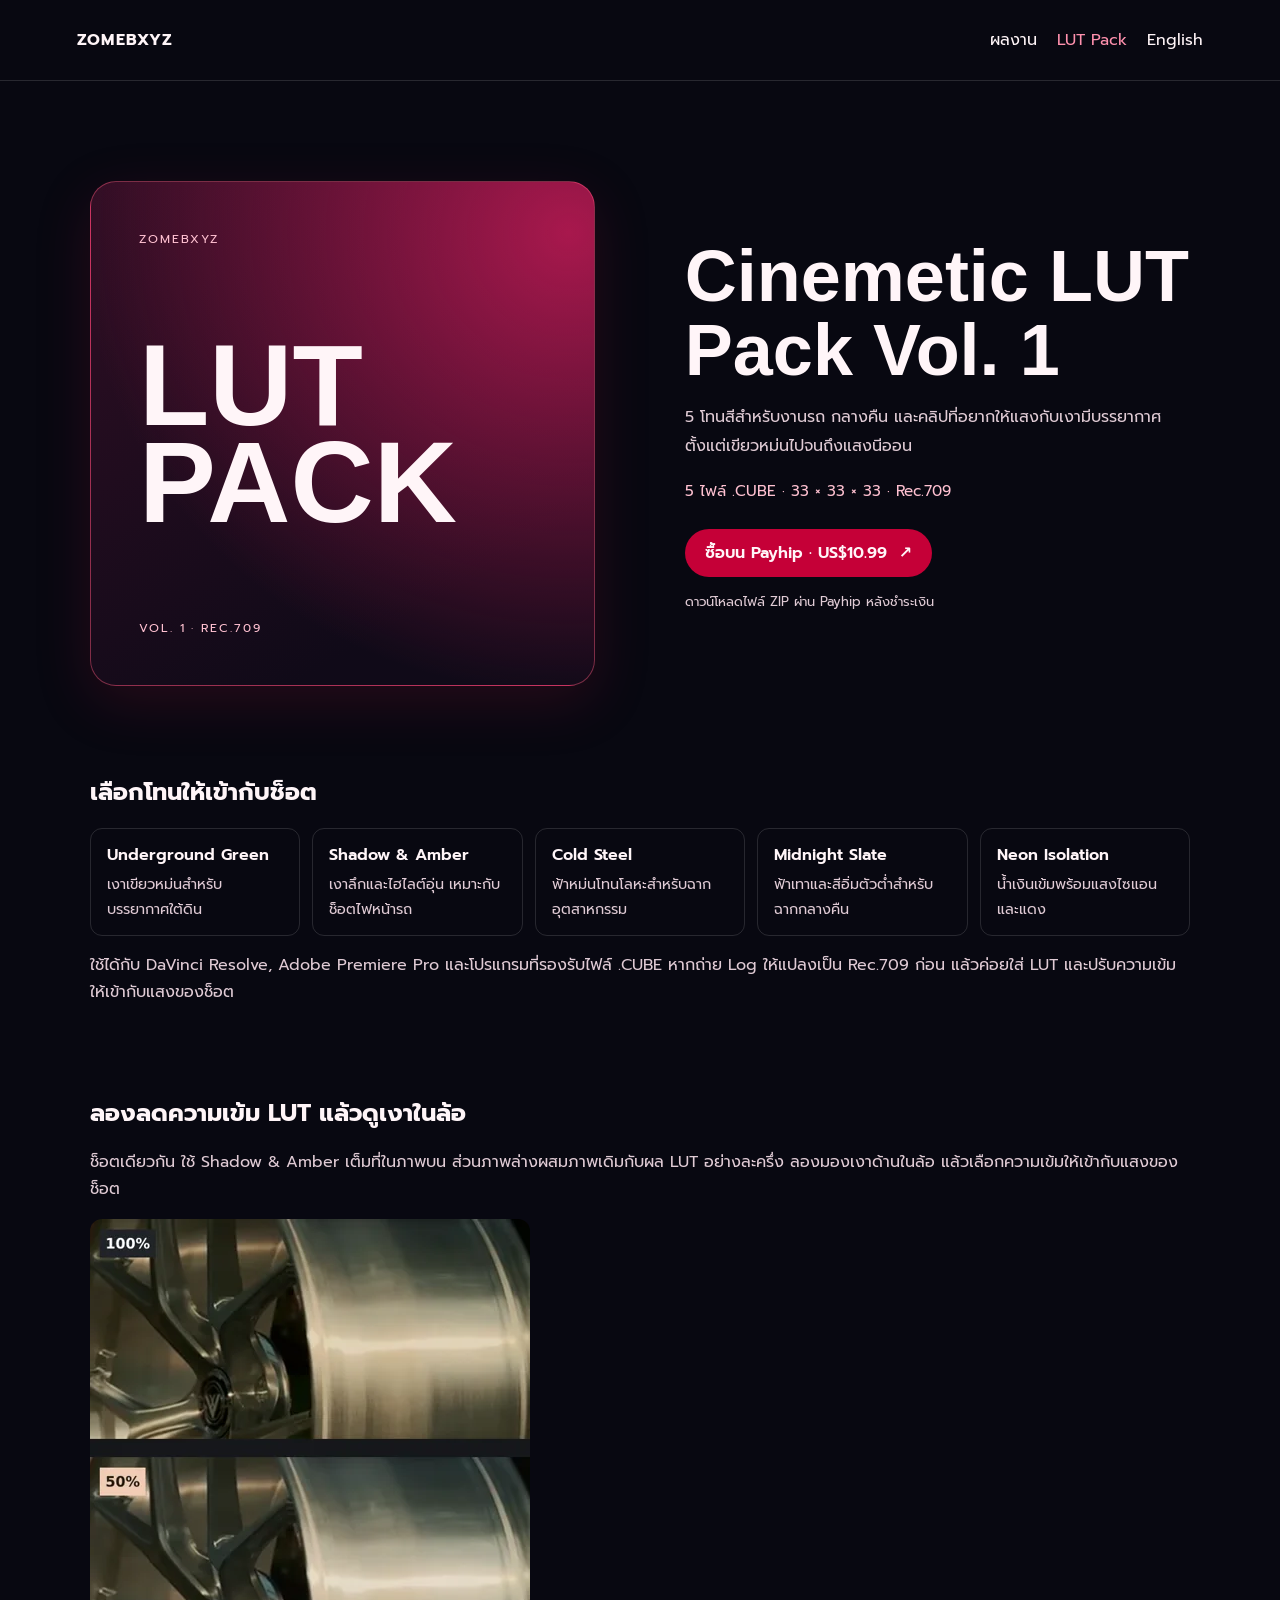
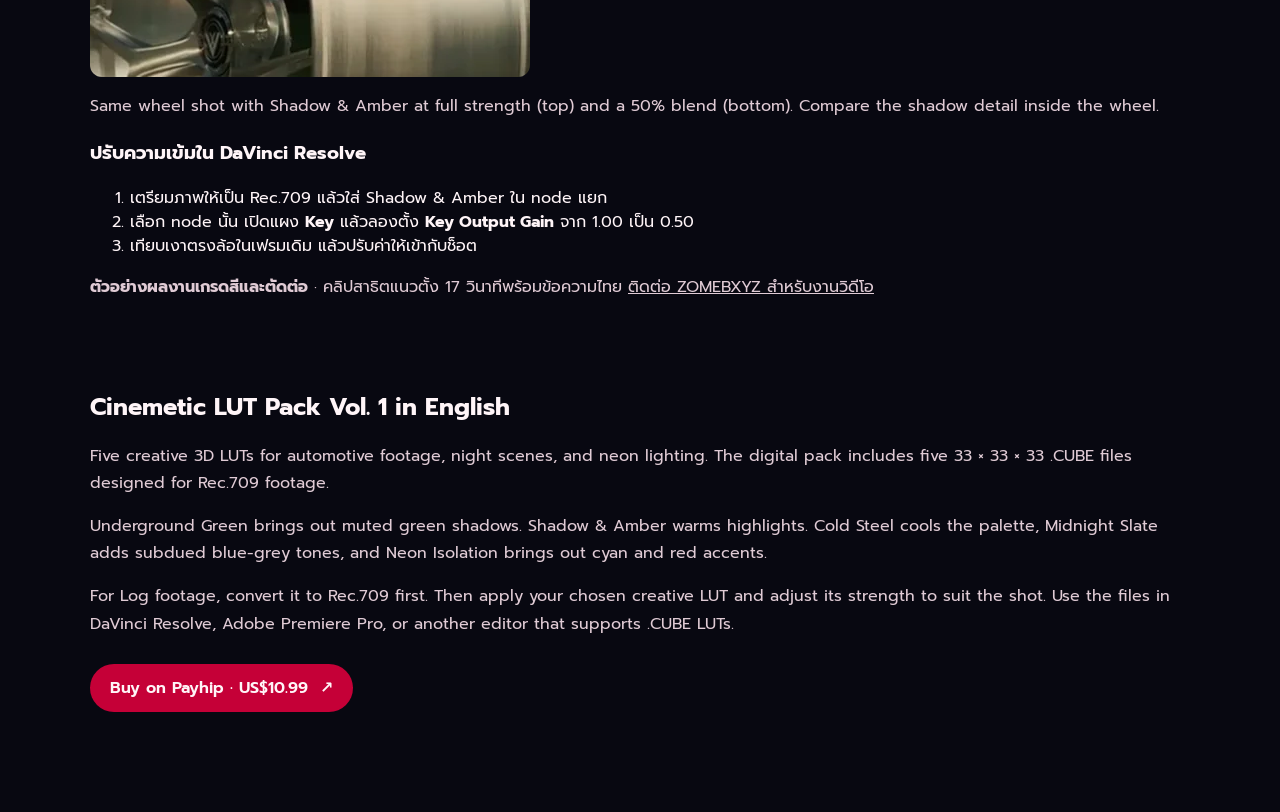
<file: lut-pack.html>
<!doctype html>
<html lang="th">
<head>
  <meta charset="utf-8">
  <meta name="viewport" content="width=device-width, initial-scale=1">
  <meta name="description" content="ZOMEBXYZ Cinemetic LUT Pack Vol. 1 รวม 5 โทนสีสำหรับฟุตเทจ Rec.709 พร้อมดาวน์โหลดผ่าน Payhip">
  <title>Cinemetic LUT Pack Vol. 1 | ZOMEBXYZ</title>
  <link rel="preconnect" href="https://fonts.googleapis.com">
  <link rel="preconnect" href="https://fonts.gstatic.com" crossorigin>
  <link href="https://fonts.googleapis.com/css2?family=Prompt:wght@400;500;600;700&display=swap" rel="stylesheet">
  <link rel="stylesheet" href="lut-pack.css">
</head>
<body>
  <header class="shop-header">
    <a class="shop-brand" href="./">ZOMEBXYZ</a>
    <nav aria-label="เมนูหลัก">
      <a href="./#portfolio">ผลงาน</a>
      <a href="./lut-pack.html" aria-current="page">LUT Pack</a>
      <a href="#english" lang="en">English</a>
    </nav>
  </header>
  <main class="shop-main">
    <section class="product" aria-labelledby="product-title">
      <div class="product-cover" aria-hidden="true">
        <span>ZOMEBXYZ</span>
        <strong>LUT<br>PACK</strong>
        <span>VOL. 1 · REC.709</span>
      </div>
      <div class="product-copy">
        <h1 id="product-title" lang="en">Cinemetic LUT Pack Vol. 1</h1>
        <p>5 โทนสีสำหรับงานรถ กลางคืน และคลิปที่อยากให้แสงกับเงามีบรรยากาศ ตั้งแต่เขียวหม่นไปจนถึงแสงนีออน</p>
        <p class="product-specs">5 ไฟล์ .CUBE · 33 × 33 × 33 · Rec.709</p>
        <a class="buy-link" href="https://payhip.com/b/VjQ5W">ซื้อบน Payhip · US$10.99 <span aria-hidden="true">↗</span></a>
        <p class="purchase-note">ดาวน์โหลดไฟล์ ZIP ผ่าน Payhip หลังชำระเงิน</p>
      </div>
    </section>
    <section class="product-details" aria-labelledby="looks-title">
      <h2 id="looks-title">เลือกโทนให้เข้ากับช็อต</h2>
      <dl class="looks">
        <div><dt lang="en">Underground Green</dt><dd>เงาเขียวหม่นสำหรับบรรยากาศใต้ดิน</dd></div>
        <div><dt lang="en">Shadow &amp; Amber</dt><dd>เงาลึกและไฮไลต์อุ่น เหมาะกับช็อตไฟหน้ารถ</dd></div>
        <div><dt lang="en">Cold Steel</dt><dd>ฟ้าหม่นโทนโลหะสำหรับฉากอุตสาหกรรม</dd></div>
        <div><dt lang="en">Midnight Slate</dt><dd>ฟ้าเทาและสีอิ่มตัวต่ำสำหรับฉากกลางคืน</dd></div>
        <div><dt lang="en">Neon Isolation</dt><dd>น้ำเงินเข้มพร้อมแสงไซแอนและแดง</dd></div>
      </dl>
      <p>ใช้ได้กับ DaVinci Resolve, Adobe Premiere Pro และโปรแกรมที่รองรับไฟล์ .CUBE หากถ่าย Log ให้แปลงเป็น Rec.709 ก่อน แล้วค่อยใส่ LUT และปรับความเข้มให้เข้ากับแสงของช็อต</p>
    </section>
    <section class="product-details" id="lut-demo" aria-labelledby="lut-demo-title">
      <h2 id="lut-demo-title">ลองลดความเข้ม LUT แล้วดูเงาในล้อ</h2>
      <p>ช็อตเดียวกัน ใช้ Shadow &amp; Amber เต็มที่ในภาพบน ส่วนภาพล่างผสมภาพเดิมกับผล LUT อย่างละครึ่ง ลองมองเงาด้านในล้อ แล้วเลือกความเข้มให้เข้ากับแสงของช็อต</p>
      <img src="assets/lut-shadow-amber-strength.webp" width="440" height="458" loading="lazy" decoding="async"
        style="display: block; max-width: 100%; height: auto; border-radius: 12px"
        alt="ภาพเปรียบเทียบช็อตล้อเดียวกัน ด้านบน Shadow &amp; Amber 100% ด้านล่าง 50%">
      <p lang="en">Same wheel shot with Shadow &amp; Amber at full strength (top) and a 50% blend (bottom). Compare the shadow detail inside the wheel.</p>
      <h3 id="resolve-lut-strength">ปรับความเข้มใน DaVinci Resolve</h3>
      <ol>
        <li>เตรียมภาพให้เป็น Rec.709 แล้วใส่ Shadow &amp; Amber ใน node แยก</li>
        <li>เลือก node นั้น เปิดแผง <strong>Key</strong> แล้วลองตั้ง <strong>Key Output Gain</strong> จาก 1.00 เป็น 0.50</li>
        <li>เทียบเงาตรงล้อในเฟรมเดิม แล้วปรับค่าให้เข้ากับช็อต</li>
      </ol>
      <p><strong>ตัวอย่างผลงานเกรดสีและตัดต่อ</strong> · คลิปสาธิตแนวตั้ง 17 วินาทีพร้อมข้อความไทย <a href="./#contact">ติดต่อ ZOMEBXYZ สำหรับงานวิดีโอ</a></p>
    </section>
    <section class="product-details" id="english" lang="en" aria-labelledby="english-title">
      <h2 id="english-title">Cinemetic LUT Pack Vol. 1 in English</h2>
      <p>Five creative 3D LUTs for automotive footage, night scenes, and neon lighting. The digital pack includes five 33 × 33 × 33 .CUBE files designed for Rec.709 footage.</p>
      <p>Underground Green brings out muted green shadows. Shadow &amp; Amber warms highlights. Cold Steel cools the palette, Midnight Slate adds subdued blue-grey tones, and Neon Isolation brings out cyan and red accents.</p>
      <p>For Log footage, convert it to Rec.709 first. Then apply your chosen creative LUT and adjust its strength to suit the shot. Use the files in DaVinci Resolve, Adobe Premiere Pro, or another editor that supports .CUBE LUTs.</p>
      <a class="buy-link" href="https://payhip.com/b/VjQ5W">Buy on Payhip · US$10.99 <span aria-hidden="true">↗</span></a>
    </section>
  </main>
</body>
</html>
</file>
<file: lut-pack.css>
:root {
  color-scheme: dark;
  font-family: Prompt, system-ui, sans-serif;
  color: #fff5f8;
  background: #080811;
}

* { box-sizing: border-box; }
body { margin: 0; }
a { color: inherit; }
a:focus-visible { outline: 2px solid #ff9ab4; outline-offset: 5px; }

.shop-header {
  display: flex;
  flex-wrap: wrap;
  align-items: center;
  justify-content: space-between;
  gap: 12px 24px;
  padding: 20px max(6vw, 20px);
  border-bottom: 1px solid #ffffff21;
}
.shop-header nav { display: flex; gap: 20px; }
.shop-header a { text-decoration: none; padding-block: 8px; }
.shop-brand { font-weight: 700; letter-spacing: .08em; }
[aria-current="page"] { color: #ff91ae; }

.shop-main { width: min(1100px, 90%); margin: clamp(34px, 8vw, 100px) auto; }
.product {
  display: grid;
  grid-template-columns: minmax(0, 1fr) minmax(0, 1fr);
  align-items: center;
  gap: clamp(28px, 7vw, 92px);
}
.product-cover {
  display: flex;
  flex-direction: column;
  justify-content: space-between;
  min-height: 310px;
  aspect-ratio: 1 / 1;
  padding: clamp(22px, 4vw, 48px);
  border: 1px solid #ff597d70;
  border-radius: 26px;
  background: radial-gradient(ellipse at 95% 10%, #a8184d, transparent 72%), linear-gradient(150deg, #300e24, #100a18 78%);
  box-shadow: 0 16px 56px #ba16432b;
}
.product-cover span { color: #ffc1d1; font-size: 12px; letter-spacing: .16em; }
.product-cover strong { font: 900 clamp(70px, 9vw, 125px)/.84 Impact, 'Arial Narrow', sans-serif; }
.product-copy h1 { margin: 0; font: 900 clamp(38px, 6vw, 72px)/1.02 Impact, 'Arial Narrow', sans-serif; }
.product-copy p { color: #e0cbd5; line-height: 1.8; }
.buy-link {
  display: inline-flex;
  align-items: center;
  gap: 12px;
  min-height: 48px;
  margin-top: 10px;
  padding: 10px 20px;
  border-radius: 30px;
  background: #c50037;
  font-weight: 600;
  text-decoration: none;
}
.buy-link:hover { background: #da1048; }
.purchase-note { font-size: 13px; }
.product-copy .product-specs { color: #ffc1d1; font-size: .95rem; }
.product-details { margin-top: clamp(44px, 8vw, 88px); }
.product-details h2 { margin-bottom: 18px; }
.product-details p, .looks dd { color: #e0cbd5; line-height: 1.7; }
.looks { display: grid; grid-template-columns: repeat(auto-fit, minmax(min(190px, 100%), 1fr)); gap: 12px; }
.looks div { padding: 14px 16px; border: 1px solid #ffffff21; border-radius: 12px; }
.looks dt { font-weight: 600; }
.looks dd { margin: 5px 0 0; font-size: .9rem; }

@media (max-width: 660px) {
  .product { grid-template-columns: minmax(0, 1fr); }
  .product-cover { min-height: 230px; aspect-ratio: 5 / 4; }
}
</file>
